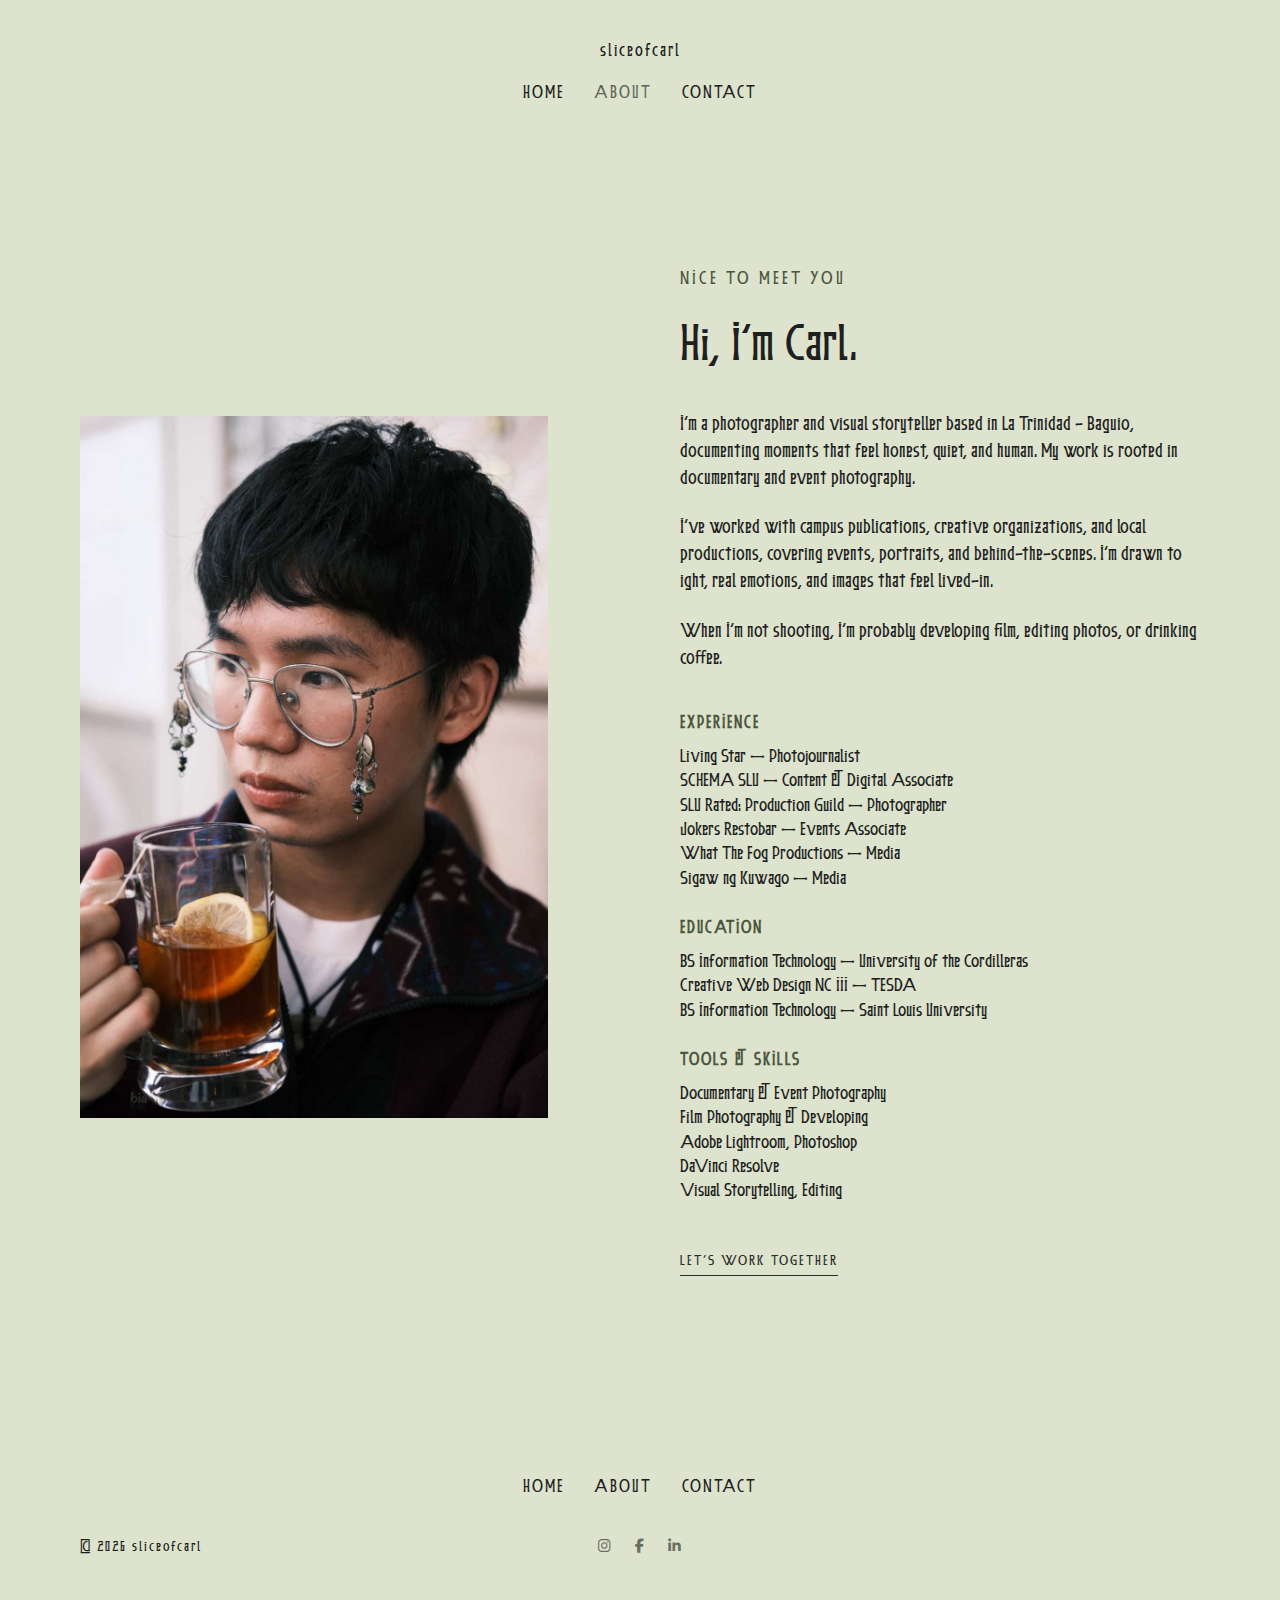
<file: about.html>
<!DOCTYPE html>
<html lang="en">
<head>
    <meta charset="UTF-8">
    <meta name="viewport" content="width=device-width, initial-scale=1.0">
    <title>About | sliceofcarl</title>
    <link rel="stylesheet" href="https://cdnjs.cloudflare.com/ajax/libs/font-awesome/6.5.0/css/all.min.css">
    <link rel="stylesheet" href="styles.css">
</head>


<button id="scrollTopBtn" aria-label="Scroll to top">
    <i class="fa-solid fa-arrow-up"></i>
</button>

<script src="script.js"></script>

<body>

<!-- Navigation -->
<nav class="nav">
    <div class="logo">sliceofcarl</div>
    <ul>
        <li><a href="index.html">Home</a></li>
        <li><a href="about.html" class="active">About</a></li>
        <li><a href="contact.html">Contact</a></li>
    </ul>
</nav>

<!-- About Section -->
<section class="about">
    <div class="about-image">
        <img src="images/A.jpg" alt="Fredrian Carl Cupido">
    </div>

    <div class="about-text">
        <span class="eyebrow">nice to meet you</span>
        <h1>Hi, I’m Carl.</h1>

        <p>
            I’m a photographer and visual storyteller based in La Trinidad - Baguio, 
            documenting moments that feel honest, quiet, and human. My work is rooted in
            documentary and event photography.
        </p>

        <p>
            I’ve worked with campus publications, creative organizations, and local
            productions, covering events, portraits, and behind-the-scenes.
            I’m drawn to ight, real emotions, and images that feel lived-in.
        </p>

        <p>
            When I’m not shooting, I’m probably developing film, editing photos,
            or drinking coffee.
        </p>

        <!-- Background Section -->
        <div class="about-meta">
            <h2>Experience</h2>
            <p>
                Living Star — Photojournalist<br>
                SCHEMA SLU — Content & Digital Associate<br>
                SLU Rated: Production Guild — Photographer<br>
                Jokers Restobar — Events Associate<br>
                What The Fog Productions — Media <br>
                Sigaw ng Kuwago — Media
            </p>

            <h2>Education</h2>
            <p>
                BS Information Technology — University of the Cordilleras<br>
                Creative Web Design NC III — TESDA<br>
                BS Information Technology — Saint Louis University
            </p>

            <h2>Tools & Skills</h2>
            <p>
                Documentary & Event Photography<br>
                Film Photography & Developing<br>
                Adobe Lightroom, Photoshop<br>
                DaVinci Resolve<br>
                Visual Storytelling, Editing
            </p>
        </div>

        <a href="contact.html" class="about-cta">Let’s work together</a>
    </div>
</section>

<!-- Footer -->
<footer class="footer">
    <div class="footer-left">
        © 2026 sliceofcarl
    </div>

    <ul class="footer-nav">
        <li><a href="index.html">Home</a></li>
        <li><a href="about.html" class="active">About</a></li>
        <li><a href="contact.html">Contact</a></li>
    </ul>

    <div class="footer-social">
        <a href="https://www.instagram.com/sliceofcarl/"><i class="fa-brands fa-instagram"></i></a>
        <a href="https://www.facebook.com/profile.php?id=61573863953875"><i class="fa-brands fa-facebook-f"></i></a>
        <a href="https://www.linkedin.com/in/cupido-fredrian-1b6964377/"><i class="fa-brands fa-linkedin-in"></i></a>
    </div>
</footer>

</body>
</html>
</file>
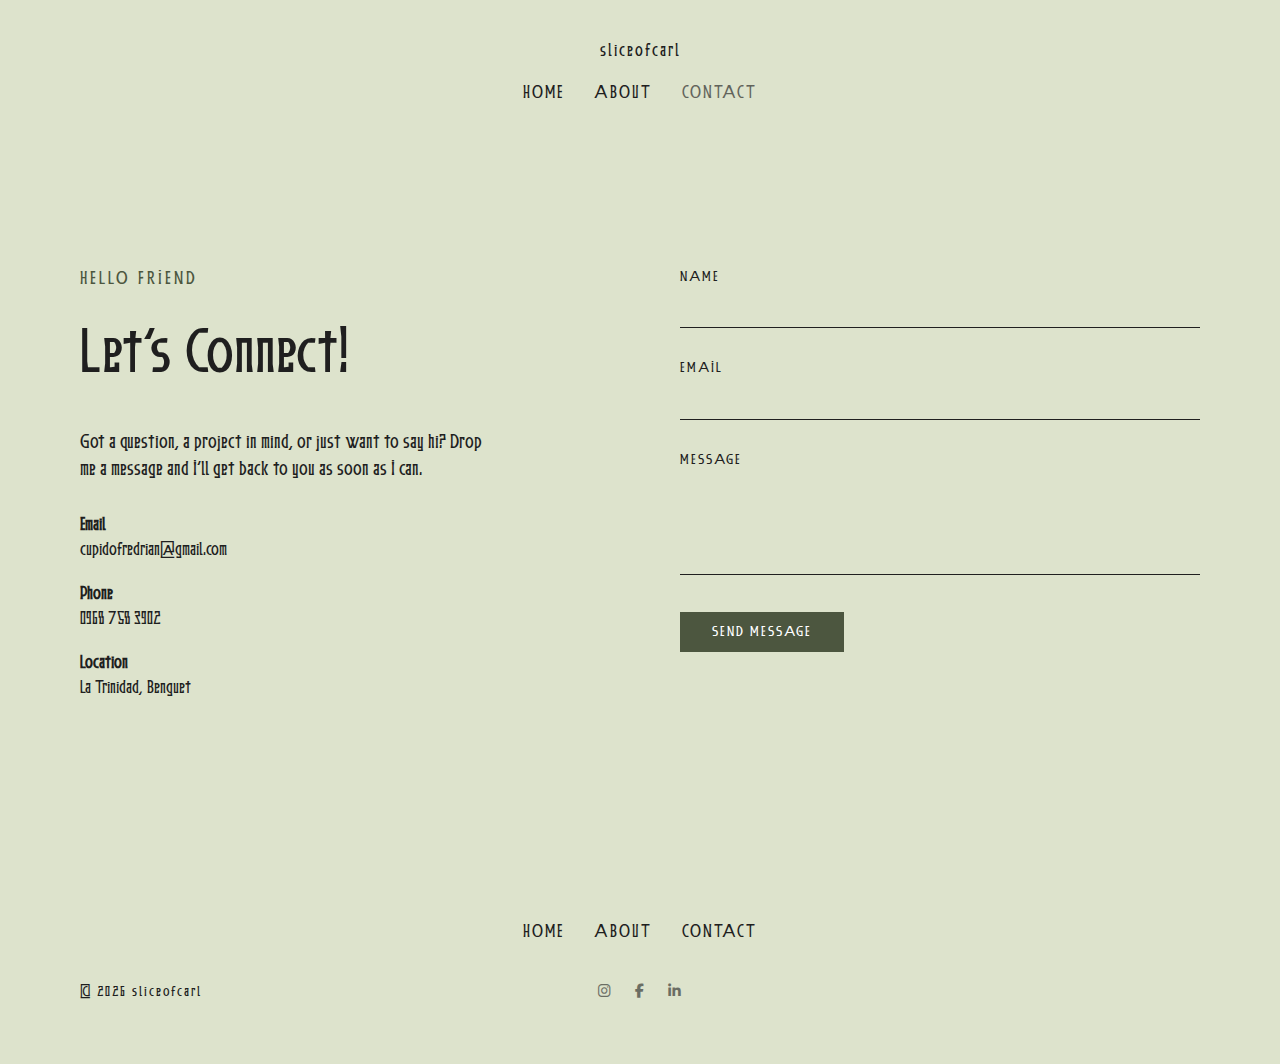
<file: contact.html>
<!DOCTYPE html>
<html lang="en">
<head>
    <meta charset="UTF-8">
    <meta name="viewport" content="width=device-width, initial-scale=1.0">
    <title>Contact | sliceofcarl</title>
    <link rel="stylesheet" href="https://cdnjs.cloudflare.com/ajax/libs/font-awesome/6.5.0/css/all.min.css">
    <link rel="stylesheet" href="styles.css">
</head>

<button id="scrollTopBtn" aria-label="Scroll to top">
    <i class="fa-solid fa-arrow-up"></i>
</button>

<script src="script.js"></script>

<body>

<!-- Navigation -->
<nav class="nav">
    <div class="logo">sliceofcarl</div>
    <ul>
        <li><a href="index.html">Home</a></li>
        <li><a href="about.html">About</a></li>
        <li><a href="contact.html" class="active">Contact</a></li>
    </ul>
</nav>

<!-- Contact Section -->
<section class="contact">
    <div class="contact-text">
        <span class="eyebrow">hello friend</span>
        <h1>Let's Connect!</h1>
        <p>
            Got a question, a project in mind, or just want to say hi? Drop me a message and I’ll get back to you as soon as I can. 
        </p>

        <div class="contact-details">
            <p><strong>Email</strong><br>cupidofredrian@gmail.com</p>
            <p><strong>Phone</strong><br>0968 758 3902</p>
            <p><strong>Location</strong><br>La Trinidad, Benguet</p>
        </div>
    </div>

    <form class="contact-form">
        <label>
            Name
            <input type="text" required>
        </label>

        <label>
            Email
            <input type="email" required>
        </label>

        <label>
            Message
            <textarea rows="5" required></textarea>
        </label>

        <button type="submit" class="btn">Send message</button>
    </form>
</section>

<!-- Footer -->
<footer class="footer">
    <div class="footer-left">
        © 2026 sliceofcarl
    </div>

    <ul class="footer-nav">
        <li><a href="index.html">Home</a></li>
        <li><a href="about.html">About</a></li>
        <li><a href="contact.html" class="active">Contact</a></li>
    </ul>

    <div class="footer-social">
        <a href="https://www.instagram.com/sliceofcarl/"><i class="fa-brands fa-instagram"></i></a>
        <a href="https://www.facebook.com/profile.php?id=61573863953875"><i class="fa-brands fa-facebook-f"></i></a>
        <a href="https://www.linkedin.com/in/cupido-fredrian-1b6964377/"><i class="fa-brands fa-linkedin-in"></i></a>
    </div>
</footer>

</body>
</html>
</file>
<file: styles.css>
@font-face {
    font-family: "BackOut";
    src: url("webfonts/BackOut.woff2") format("woff2"),
         url("webfonts/BackOut.woff") format("woff");
    font-weight: normal;
    font-style: normal;
}

/* ===== Reset ===== */
* {
    margin: 0;
    padding: 0;
    box-sizing: border-box;
}

/* ===== Base ===== */
body {
    font-family: "BackOut", sans-serif;
    background-color: #dde3cc;
    color: #1f1f1f;
    line-height: 1.7;
}

h1{
    font-family: "BackOut", sans-serif;
}
body.lightbox-open {
    overflow: hidden;
}


/* ===== Navigation ===== */
.nav {
    display: flex;
    flex-direction: column;      
    align-items: center;         
    padding: 40px 80px;
    font-size: 0.9rem;
    letter-spacing: 2px;
    text-transform: uppercase;
}

.logo {
    letter-spacing: 2px;
    font-family: "BackOut", sans-serif;
    text-transform: lowercase;
}

/* nav links row */
.nav ul {
    list-style: none;            
    display: flex;               
    gap: 30px;
    margin-top: 18px;            
    padding: 0;
}

.nav a {
    text-decoration: none;
    color: #1f1f1f;
    padding-bottom: 4px;
    transition: opacity 0.4s ease;
}

.nav a:hover,
.nav a.active {
    opacity: 0.65;
}




/* =========================
   HOME
========================= */

/* ===== Hero ===== */
.hero {
    display: grid;
    grid-template-columns: 1fr 1fr;
    gap: 80px;
    padding: 60px 80px 120px;
    align-items: center;
    margin-top: 40px;
}

.hero-text {
    max-width: 480px;
}

.eyebrow {
    font-size: 0.95rem;
    letter-spacing: 3px;
    text-transform: uppercase;
    display: block;
    margin-bottom: 20px;
    color: #4c563f;
}

.hero h1 {
    font-size: 2.7rem;
    font-weight: normal;
    line-height: 1.2;
    margin-bottom: 30px;
}

.hero p {
    font-size: 1rem;
    margin-bottom: 40px;
}

.btn {
    font-family: "BackOut", sans-serif;
    display: inline-block;
    padding: 14px 28px;
    background: #4c563f;
    color: #fff;
    text-decoration: none;
    font-size: 0.75rem;
    letter-spacing: 2px;
    text-transform: uppercase;
    transition: opacity 0.4s ease;
}

.btn:hover,
.btn.active {
    opacity: 0.65;
}


/* Hero Image */
.hero-image img {
    width: 80%;
    height: auto;
    object-fit: cover;
}

/* ===== Gallery ===== */
.gallery {
    display: grid;
    grid-template-columns: repeat(2, 1fr);
    gap: 40px;
    padding: 80px;
}

.gallery img {
    width: 100%;
    height: auto;
    object-fit: cover;
    cursor: pointer;
    transition: opacity 0.3s ease;
}

.gallery img:hover {
    opacity: 0.85;
}

/* =========================
   ABOUT
========================= */

.about {
    display: grid;
    grid-template-columns: 1fr 1fr;
    gap: 80px;
    padding: 120px 80px;
    align-items: center;
}

.about-image img {
    width: 90%;
    height: auto;
    object-fit: cover;
}

.about-text {
    max-width: 520px;
}

.about-text h1 {
    font-size: 2.6rem;
    font-weight: normal;
    margin-bottom: 28px;
}

.about-text p {
    font-size: 1rem;
    margin-bottom: 22px;
}

.about-meta {
    margin-top: 40px;
}

.about-meta h2 {
    font-size: 0.85rem;
    letter-spacing: 2px;
    text-transform: uppercase;
    margin-bottom: 10px;
    color: #4c563f;
}

.about-meta p {
    font-size: 0.95rem;
    margin-bottom: 26px;
    line-height: 1.6;
}

.about-cta {
    display: inline-block;
    margin-top: 20px;
    padding-bottom: 4px;
    font-size: 0.75rem;
    letter-spacing: 2px;
    text-transform: uppercase;
    text-decoration: none;
    color: #2b2b2b;
    border-bottom: 1px solid #2b2b2b;
    transition: opacity 0.4s ease;
}

.about-cta:hover,
.about-cta.active {
    opacity: 0.65;
}

/* =========================
   CONTACT 
========================= */

.contact {
    display: grid;
    grid-template-columns: 1fr 1fr;
    gap: 80px;
    padding: 120px 80px;
    align-items: start;
}

.contact-text {
    max-width: 420px;
}

.contact h1 {
    font-size: 3.2rem;
    font-weight: normal;
    margin-bottom: 30px;
}

.contact p {
    margin-bottom: 30px;
    font-size: 1rem;
}

.contact-details p {
    margin-bottom: 20px;
    font-size: 0.9rem;
}

/* ===== Form ===== */
.contact-form {
    display: flex;
    flex-direction: column;
    gap: 30px;
}

.contact-form label {
    font-size: 0.75rem;
    letter-spacing: 2px;
    text-transform: uppercase;
}

.contact-form input,
.contact-form textarea {
    width: 100%;
    padding: 12px 0;
    border: none;
    border-bottom: 1px solid #1f1f1f;
    background: transparent;
    font-family: inherit;
    font-size: 1rem;
    outline: none;
}

.contact-form textarea {
    resize: none;
}

.contact-form button {
    align-self: flex-start;
    padding: 14px 32px;
    background: #4c563f;
    color: #fff;
    border: none;
    font-size: 0.75rem;
    letter-spacing: 2px;
    text-transform: uppercase;
    cursor: pointer;
}


/* ===== Footer ===== */
.footer {
    padding: 80px 80px 60px;
    font-size: 0.9rem;
    letter-spacing: 2px;
    text-transform: uppercase;

    display: grid;
    grid-template-columns: 1fr auto 1fr;
    grid-template-rows: auto auto;
    row-gap: 34px;
    align-items: center;
}

/* Nav — top row, centered */
.footer-nav {
    grid-column: 1 / -1;
    grid-row: 1;
    justify-self: center;

    list-style: none;
    display: flex;
    gap: 30px;
    padding: 0;
    margin: 0;
}

.footer-nav a {
    text-decoration: none;
    color: #1f1f1f;
    padding-bottom: 4px;
    transition: opacity 0.4s ease;
}

.footer-nav a:hover {
    opacity: 0.65;
}

/* Copyright — bottom left */
.footer-left {
    grid-column: 1;
    grid-row: 2;
    justify-self: start;
    font-size: 0.75rem;
    text-transform: lowercase;
}

/* Socials — bottom CENTER */
.footer-social {
    grid-column: 2;
    grid-row: 2;
    justify-self: center;

    display: flex;
    gap: 22px;
}

.footer-social a {
    color: #1f1f1f;
    font-size: 0.9rem;
    opacity: 0.6;
    transition: opacity 0.4s ease;
}

.footer-social a:hover {
    opacity: 1;
}

/* ===== Scroll To Top Button ===== */
#scrollTopBtn {
    position: fixed;
    bottom: 40px;
    right: 40px;

    background: transparent;
    border: none;
    cursor: pointer;

    font-size: 1.2rem;
    color: #1f1f1f;
    opacity: 0.5;

    display: none; /* hidden by default */
    transition: opacity 0.3s ease;
}

#scrollTopBtn:hover {
    opacity: 1;
}

/* ===== Lightbox ===== */

#lightbox {
    position: fixed;
    inset: 0;
    background: rgba(221, 227, 204, 0.98); /* your site bg */
    display: none;
    align-items: center;
    justify-content: center;
    z-index: 9999;
    
}

#lightbox img {
    max-width: 80%;
    max-height: 85%;
    object-fit: contain;
    transition: opacity 0.35s ease, transform 0.35s ease;
}

/* Controls */
.lightbox-close,
.lightbox-prev,
.lightbox-next {
    position: absolute;
    background: none;
    border: none;
    font-size: 2rem;
    cursor: pointer;
    color: #1f1f1f;
    opacity: 0.6;
    transition: opacity 0.3s ease;
}

.lightbox-close:hover,
.lightbox-prev:hover,
.lightbox-next:hover {
    opacity: 1;
}

.lightbox-close {
    top: 30px;
    right: 40px;
}

.lightbox-prev {
    left: 40px;
}

.lightbox-next {
    right: 40px;
}

/* Mobile tweaks */
@media (max-width: 600px) {
    #lightbox img {
        max-width: 90%;
        max-height: 80%;
    }

    .lightbox-prev {
        left: 20px;
    }

    .lightbox-next {
        right: 20px;
    }

    .lightbox-close {
        right: 20px;
    }
}



/* ===== Responsive ===== */
@media (max-width: 900px) {
    .nav {
        padding: 30px 20px;
    }

    .hero {
        grid-template-columns: 1fr;
        padding: 60px 30px 100px;
    }

    .gallery {
        grid-template-columns: 1fr;
        padding: 40px 30px;
    }

    .about {
        grid-template-columns: 1fr;
        padding: 80px 30px;
    }

    .about-image {
        order: -1;
    }

    .contact {
        grid-template-columns: 1fr;
        padding: 80px 30px;
    }

    .footer {
        grid-template-columns: 1fr;
        gap: 30px;
        text-align: center;
    }

    .footer-left,
    .footer-social {
        justify-self: center;
    }

    
}
</file>
